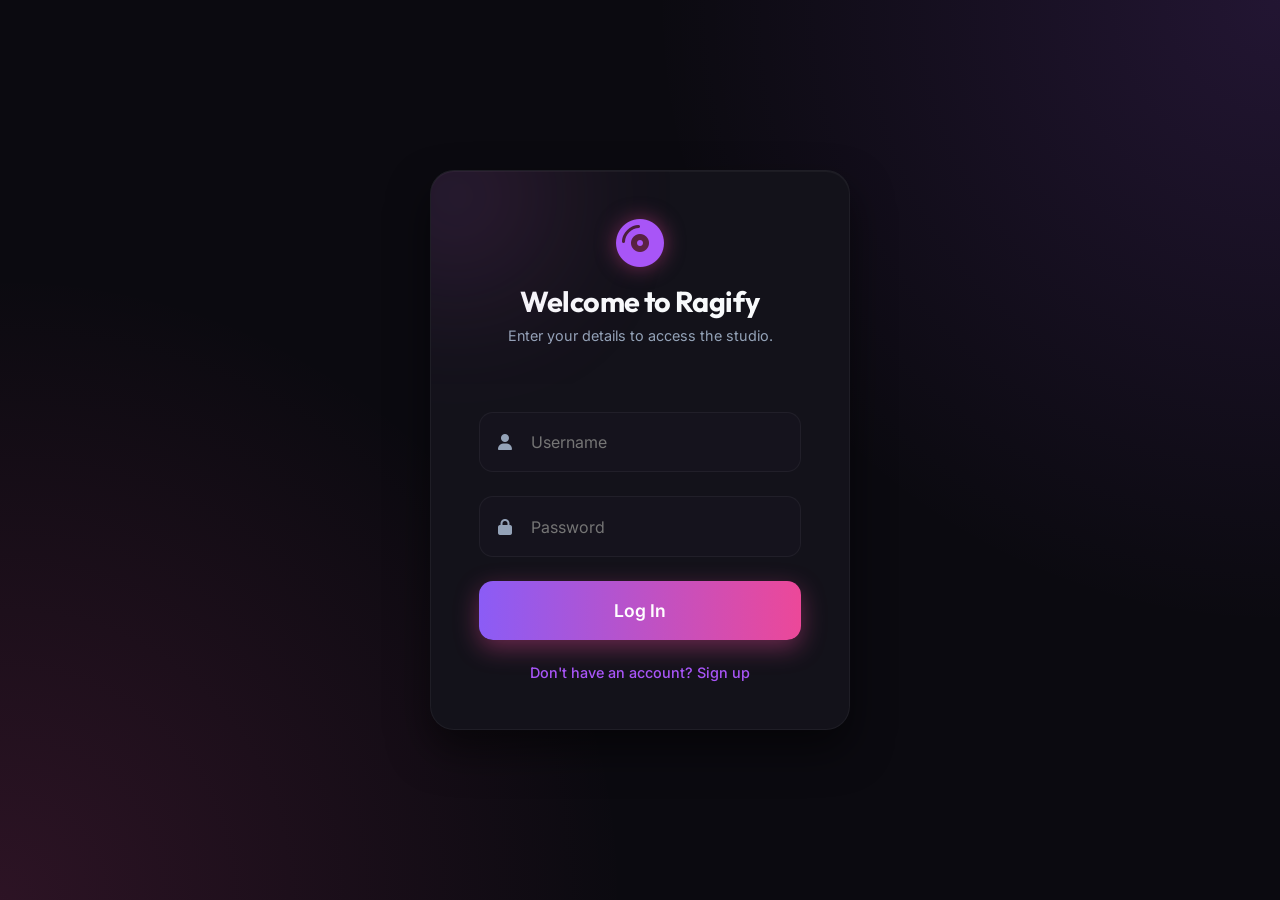
<file: frontend/index.html>
<!DOCTYPE html>
<html lang="en">
<head>
  <meta charset="UTF-8" />
  <meta name="viewport" content="width=device-width, initial-scale=1.0"/>
  <title>Login - Ragify</title>
  <link rel="stylesheet" href="styles.css?v=2" />
  <link href="https://fonts.googleapis.com/css2?family=Inter:wght@300;400;500;600;700&display=swap" rel="stylesheet">
  <link href="https://fonts.googleapis.com/css2?family=Outfit:wght@300;400;600;700&display=swap" rel="stylesheet">
  <link rel="stylesheet" href="https://cdnjs.cloudflare.com/ajax/libs/font-awesome/6.4.0/css/all.min.css">
  <style>
    body {
      display: flex;
      align-items: center;
      justify-content: center;
      height: 100vh;
      margin: 0;
      background: var(--bg-main);
      color: var(--text-main);
      font-family: 'Inter', sans-serif;
      background-image: radial-gradient(circle at top right, rgba(168, 85, 247, 0.15), transparent 40%),
                        radial-gradient(circle at bottom left, rgba(236, 72, 153, 0.15), transparent 40%);
    }
    .auth-container {
      background: var(--bg-panel);
      backdrop-filter: blur(20px);
      border: 1px solid var(--border);
      border-radius: 24px;
      padding: 3rem;
      width: 100%;
      max-width: 420px;
      box-shadow: 0 20px 40px rgba(0, 0, 0, 0.5), inset 0 1px 1px rgba(255,255,255,0.05);
      position: relative;
      overflow: hidden;
    }
    .auth-container::before {
      content: '';
      position: absolute;
      top: -50px;
      left: -50px;
      width: 150px;
      height: 150px;
      background: var(--gradient-main);
      filter: blur(80px);
      opacity: 0.3;
      border-radius: 50%;
      pointer-events: none;
    }
    .auth-header {
      text-align: center;
      margin-bottom: 2rem;
    }
    .auth-header i {
      font-size: 3rem;
      color: var(--primary);
      margin-bottom: 1rem;
      filter: drop-shadow(0 0 10px rgba(236, 72, 153, 0.5));
    }
    .auth-header h1 {
      margin: 0;
      font-size: 1.8rem;
      font-weight: 700;
      font-family: 'Outfit', sans-serif;
      letter-spacing: -0.02em;
    }
    .auth-header p {
      color: var(--text-muted);
      font-size: 0.9rem;
      margin-top: 0.5rem;
    }
    .input-group {
      margin-bottom: 1.5rem;
      position: relative;
    }
    .input-group i {
      position: absolute;
      left: 1.2rem;
      top: 50%;
      transform: translateY(-50%);
      color: var(--text-muted);
    }
    .input-group input {
      width: 100%;
      background: var(--bg-input);
      border: 1px solid var(--border);
      border-radius: 14px;
      padding: 1.2rem 1.2rem 1.2rem 3.2rem;
      color: var(--text-main);
      font-size: 1rem;
      transition: all 0.3s ease;
      box-sizing: border-box;
      font-family: 'Inter', sans-serif;
    }
    .input-group input:focus {
      outline: none;
      border-color: rgba(168, 85, 247, 0.5);
      box-shadow: 0 0 0 3px rgba(168, 85, 247, 0.1);
      background: var(--bg-card);
    }
    .auth-btn {
      width: 100%;
      background: var(--gradient-main);
      color: white;
      border: none;
      padding: 1.2rem;
      border-radius: 14px;
      font-size: 1.1rem;
      font-weight: 600;
      cursor: pointer;
      transition: all 0.3s ease;
      box-shadow: 0 8px 25px rgba(236, 72, 153, 0.4);
    }
    .auth-btn:hover {
      transform: translateY(-2px);
      box-shadow: 0 12px 30px rgba(236, 72, 153, 0.6);
    }
    .auth-switch {
      text-align: center;
      margin-top: 1.5rem;
      color: var(--text-muted);
      font-size: 0.9rem;
    }
    .auth-switch span {
      color: var(--primary);
      cursor: pointer;
      font-weight: 500;
      transition: color 0.2s;
    }
    .auth-switch span:hover {
      color: var(--accent);
      text-decoration: underline;
    }
    .error-msg {
      color: #ef4444;
      font-size: 0.85rem;
      text-align: center;
      margin-bottom: 1rem;
      min-height: 20px;
    }
  </style>
</head>
<body>

  <div class="auth-container">
    <div class="auth-header">
      <i class="fa-solid fa-compact-disc fa-spin-pulse" style="--fa-animation-duration: 3s;"></i>
      <h1 id="formTitle">Welcome to Ragify</h1>
      <p id="formSubtitle">Enter your details to access the studio.</p>
    </div>

    <div class="error-msg" id="errorMsg"></div>

    <form id="authForm">
      <div class="input-group">
        <i class="fa-solid fa-user"></i>
        <input type="text" id="username" placeholder="Username" required autocomplete="username">
      </div>
      <div class="input-group">
        <i class="fa-solid fa-lock"></i>
        <input type="password" id="password" placeholder="Password" required autocomplete="current-password">
      </div>
      <button type="submit" class="auth-btn" id="submitBtn">Log In</button>
    </form>

    <div class="auth-switch">
      <span id="switchText">Don't have an account? Sign up</span>
    </div>
  </div>

  <script>
    let isLoginMode = true;
    const formTitle = document.getElementById('formTitle');
    const formSubtitle = document.getElementById('formSubtitle');
    const submitBtn = document.getElementById('submitBtn');
    const switchText = document.getElementById('switchText');
    const authForm = document.getElementById('authForm');
    const errorMsg = document.getElementById('errorMsg');

    switchText.addEventListener('click', () => {
      isLoginMode = !isLoginMode;
      errorMsg.textContent = '';
      if (isLoginMode) {
        formTitle.textContent = 'Welcome to Ragify';
        formSubtitle.textContent = 'Enter your details to access the studio.';
        submitBtn.textContent = 'Log In';
        switchText.innerHTML = "Don't have an account? <span>Sign up</span>";
      } else {
        formTitle.textContent = 'Create Account';
        formSubtitle.textContent = 'Join the Ragify studio.';
        submitBtn.textContent = 'Sign Up';
        switchText.innerHTML = "Already have an account? <span>Log in</span>";
      }
    });

    authForm.addEventListener('submit', async (e) => {
      e.preventDefault();
      const username = document.getElementById('username').value.trim();
      const password = document.getElementById('password').value.trim();
      errorMsg.textContent = '';

      if (username.length < 3 || password.length < 3) {
        errorMsg.textContent = 'Username and password must be at least 3 characters.';
        return;
      }

      const endpoint = isLoginMode ? '/api/auth/login' : '/api/auth/signup';
      submitBtn.textContent = 'Processing...';
      submitBtn.disabled = true;

      try {
        const response = await fetch(endpoint, {
          method: 'POST',
          headers: { 'Content-Type': 'application/json' },
          body: JSON.stringify({ username, password })
        });

        const data = await response.json();

        if (!response.ok) {
          throw new Error(data.detail || 'Authentication failed');
        }

        // Success!
        localStorage.setItem('currentUser', data.username);
        localStorage.setItem('currentUserId', data.user_id);
        window.location.href = 'app.html';
        
      } catch (err) {
        errorMsg.textContent = err.message;
        submitBtn.textContent = isLoginMode ? 'Log In' : 'Sign Up';
        submitBtn.disabled = false;
      }
    });
  </script>
</body>
</html>
</file>
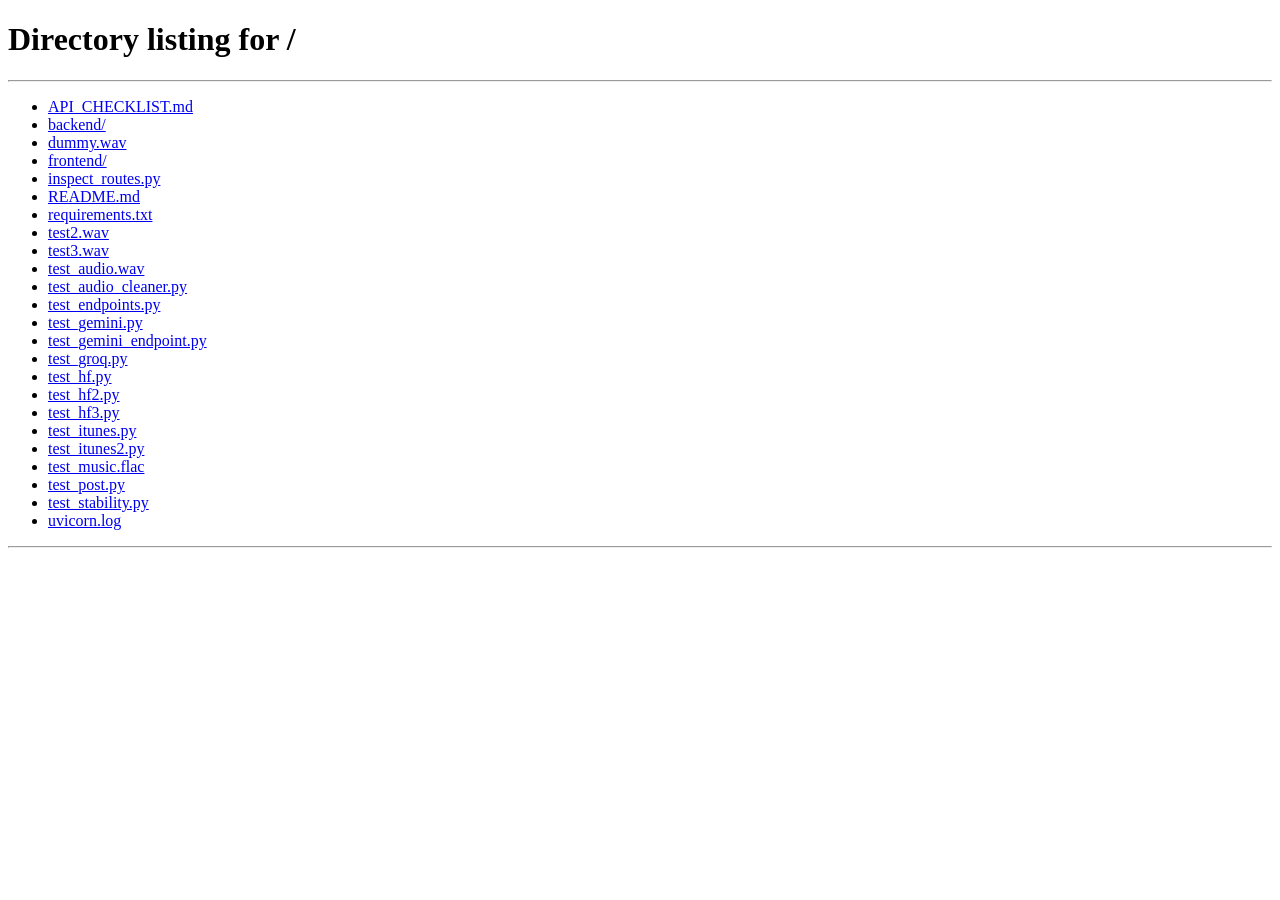
<file: frontend/admin.html>
<!DOCTYPE html>
<html lang="en">
<head>
  <meta charset="UTF-8">
  <meta name="viewport" content="width=device-width, initial-scale=1.0">
  <title>Admin Dashboard - AI Sound Designer</title>
  <link rel="stylesheet" href="styles.css?v=2">
  <link href="https://fonts.googleapis.com/css2?family=Inter:wght@300;400;500;600;700&display=swap" rel="stylesheet">
  <link rel="stylesheet" href="https://cdnjs.cloudflare.com/ajax/libs/font-awesome/6.4.0/css/all.min.css">
  <style>
    body {
      background: var(--bg-dark);
      color: var(--text-primary);
      font-family: 'Inter', sans-serif;
      padding: 3rem;
    }
    .admin-container {
      max-width: 1000px;
      margin: 0 auto;
      background: rgba(25, 24, 37, 0.6);
      backdrop-filter: blur(20px);
      border: 1px solid rgba(255, 255, 255, 0.05);
      border-radius: 24px;
      padding: 2rem;
      box-shadow: 0 10px 30px rgba(0, 0, 0, 0.5);
    }
    .header {
      display: flex;
      justify-content: space-between;
      align-items: center;
      margin-bottom: 2rem;
      border-bottom: 1px solid rgba(255, 255, 255, 0.1);
      padding-bottom: 1.5rem;
    }
    h1 {
      margin: 0;
      font-size: 1.8rem;
      display: flex;
      align-items: center;
      gap: 0.75rem;
    }
    h1 i {
      color: var(--primary);
    }
    .back-btn {
      background: rgba(255,255,255,0.05);
      color: white;
      border: 1px solid rgba(255,255,255,0.1);
      padding: 0.5rem 1rem;
      border-radius: 8px;
      text-decoration: none;
      font-size: 0.9rem;
      transition: all 0.2s;
    }
    .back-btn:hover {
      background: rgba(255,255,255,0.1);
    }
    table {
      width: 100%;
      border-collapse: collapse;
      margin-top: 1rem;
    }
    th, td {
      padding: 1rem;
      text-align: left;
      border-bottom: 1px solid rgba(255,255,255,0.05);
    }
    th {
      font-weight: 600;
      color: var(--text-secondary);
      text-transform: uppercase;
      font-size: 0.8rem;
      letter-spacing: 0.05em;
    }
    tr:hover td {
      background: rgba(255,255,255,0.02);
    }
    .password-field {
      font-family: monospace;
      color: var(--primary);
      background: rgba(236, 72, 153, 0.1);
      padding: 0.25rem 0.5rem;
      border-radius: 4px;
    }
    .loading {
      text-align: center;
      padding: 3rem;
      color: var(--text-muted);
    }
  </style>
</head>
<body>

  <div class="admin-container">
    <div class="header">
      <h1><i class="fa-solid fa-shield-halved"></i> Admin Dashboard</h1>
      <a href="app.html" class="back-btn"><i class="fa-solid fa-arrow-left"></i> Back to Studio</a>
    </div>

    <table id="usersTable" style="display: none;">
      <thead>
        <tr>
          <th>ID</th>
          <th>Username</th>
          <th>Plain Text Password</th>
          <th>Created At</th>
        </tr>
      </thead>
      <tbody id="usersBody">
      </tbody>
    </table>
    
    <div id="loading" class="loading">
      <i class="fa-solid fa-spinner fa-spin"></i> Fetching user database...
    </div>
  </div>

  <script>
    // Quick admin guard (just checks if logged in for prototype purposes)
    if (!localStorage.getItem('currentUser')) {
        window.location.href = '/';
    }

    async function loadUsers() {
      try {
        const response = await fetch('/api/admin/users');
        if (!response.ok) throw new Error('Failed to fetch');
        
        const data = await response.json();
        const tbody = document.getElementById('usersBody');
        
        data.users.forEach(user => {
          const tr = document.createElement('tr');
          
          const date = new Date(user.created_at).toLocaleString();
          
          tr.innerHTML = `
            <td>${user.id}</td>
            <td style="font-weight: 500;">${user.username}</td>
            <td><span class="password-field">${user.password}</span></td>
            <td style="color: var(--text-muted); font-size: 0.9rem;">${date}</td>
          `;
          tbody.appendChild(tr);
        });

        document.getElementById('loading').style.display = 'none';
        document.getElementById('usersTable').style.display = 'table';
      } catch (err) {
        document.getElementById('loading').innerHTML = `<span style="color: #ef4444;">Error loading users: ${err.message}</span>`;
      }
    }

    loadUsers();
  </script>
</body>
</html>
</file>
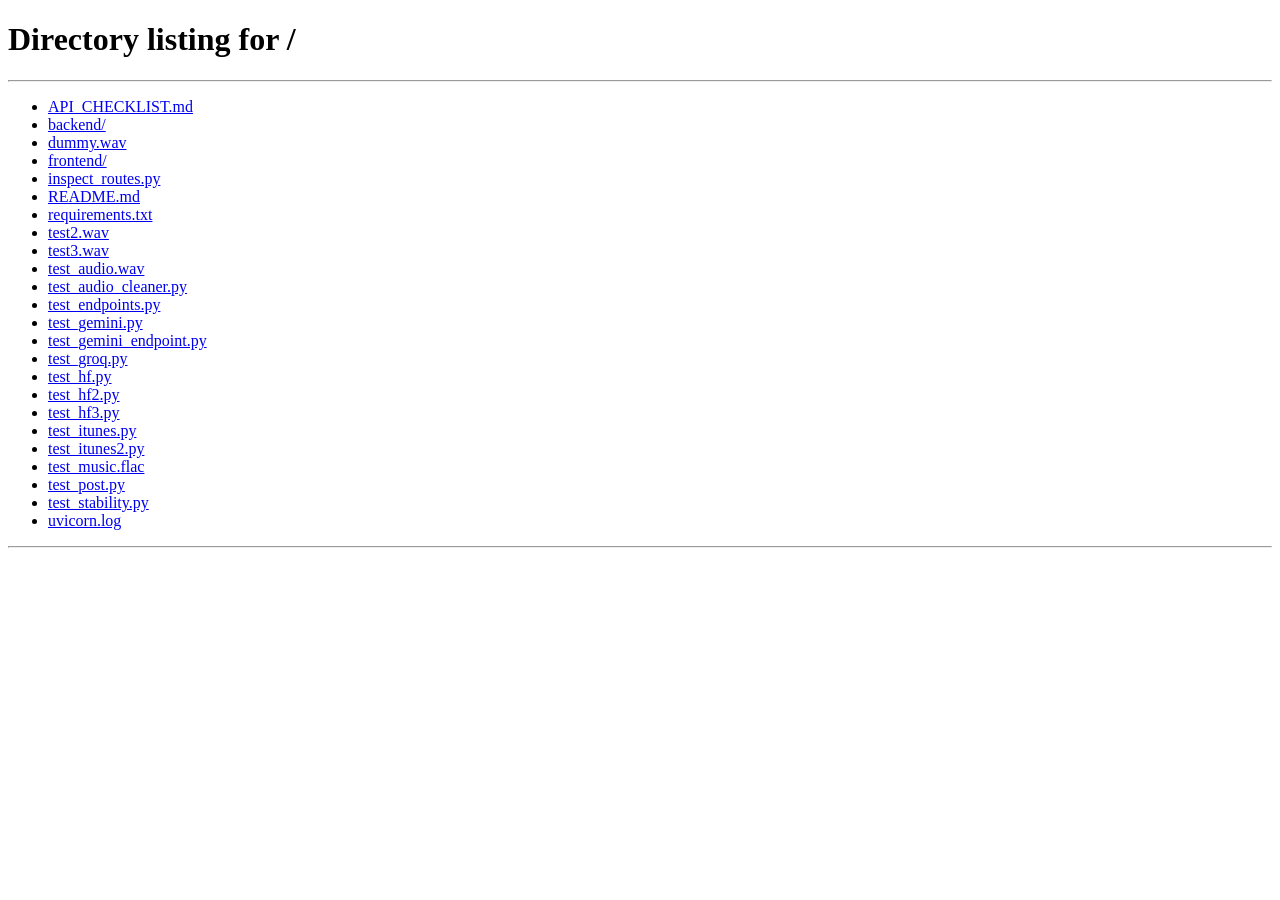
<file: frontend/app.html>
<!DOCTYPE html>
<html lang="en">
<head>
  <meta charset="UTF-8">
  <meta name="viewport" content="width=device-width, initial-scale=1.0">
  <title>Ragify</title>
  <link rel="stylesheet" href="styles.css?v=2">
  <link href="https://fonts.googleapis.com/css2?family=Outfit:wght@400;600;800&family=Inter:wght@400;500;700&display=swap" rel="stylesheet">
  <link rel="stylesheet" href="https://cdnjs.cloudflare.com/ajax/libs/font-awesome/6.4.0/css/all.min.css">
</head>
<body>
  
  <!-- LEFT SIDEBAR -->
  <aside class="sidebar-left">
    <div class="logo-area">
      <div class="logo-icon"><i class="fa-solid fa-music"></i></div>
      <div class="logo-text">
        <h1>Ragify</h1>
        <span>PREMIUM MUSIC ENGINE</span>
      </div>
    </div>
    
    <div class="tools-section">
      <div class="section-title">TOOLS</div>

      <button class="tool-btn active" data-mode="Ragify Assistant">
        <span class="tool-icon"><i class="fa-solid fa-wand-magic-sparkles"></i></span>
        <div class="tool-info">
          <span class="tool-name">Ragify Assistant</span>
          <span class="tool-desc">Universal AI router.</span>
        </div>
      </button>
      
      <button class="tool-btn" data-mode="Sound Effects">
        <span class="tool-icon"><i class="fa-solid fa-wave-square"></i></span>
        <div class="tool-info">
          <span class="tool-name">Sound Effects</span>
          <span class="tool-desc">Generate cinematic sound fx.</span>
        </div>
      </button>
      

      
      <button class="tool-btn" data-mode="Text to Voice">
        <span class="tool-icon"><i class="fa-solid fa-microphone"></i></span>
        <div class="tool-info">
          <span class="tool-name">Text to Voice</span>
          <span class="tool-desc">Convert script to speech.</span>
        </div>
      </button>
      
      <button class="tool-btn" data-mode="Scenario to Song">
        <span class="tool-icon"><i class="fa-solid fa-headphones"></i></span>
        <div class="tool-info">
          <span class="tool-name">Scenario to Song</span>
          <span class="tool-desc">AI song recommendations.</span>
        </div>
      </button>
    </div>

    <div class="sidebar-bottom">
      <div class="visualizer-graphic">
        <div class="bar"></div><div class="bar"></div><div class="bar"></div><div class="bar"></div>
        <div class="bar"></div><div class="bar"></div><div class="bar"></div><div class="bar"></div>
        <div class="bar"></div><div class="bar"></div><div class="bar"></div><div class="bar"></div>
      </div>

    </div>
  </aside>

  <!-- CHAT MAIN -->
  <main class="chat-main">
    <header class="chat-header">
      <div class="chat-header-info">
        <h2 id="chatModeTitle">Scenario to Song</h2>
        <p id="chatModeDesc">AI song recommendations.</p>
      </div>
      <div class="api-status">
        <button id="clearChatBtn" class="action-icon-btn" style="color: var(--text-muted); margin-right: 15px;" title="Clear Chat & Start Fresh"><i class="fa-solid fa-trash"></i></button>
        <div class="status-dot"></div>
        <span id="apiStatusText">API Online</span>
      </div>
    </header>

    <div class="chat-messages-container" id="chatMessages">
      <div class="chat-message bot">
        <div class="message-bubble">
          Hello! I am your AI Sound Design Chatbot. Select a tool on the left and tell me what you want to create!
        </div>
      </div>
    </div>

    <div class="chat-input-container">
      <div class="chat-input-wrapper">
        <button id="micBtn" class="action-icon-btn chat-mic-btn" title="Voice Input"><i class="fa-solid fa-microphone"></i></button>
        <textarea id="promptInput" placeholder="Type your prompt here..." rows="1"></textarea>
        <button id="sendBtn" class="chat-send-btn"><i class="fa-solid fa-paper-plane"></i></button>
      </div>
      <div class="chat-footer-text">
        Ragify Chatbot remembers your context. Send follow-up messages to modify your sound!
      </div>
    </div>
  </main>

  <!-- RIGHT SIDEBAR (HISTORY) -->
  <aside class="sidebar-right">
    <div class="history-section-wrapper">
      <div class="history-header">
        <div class="section-title">SESSION HISTORY</div>
        <div class="history-count">See all</div>
      </div>
      
      <div id="historyList" class="history-list">
        <div class="empty-state">
          <h3>Your history is empty.</h3>
          <p>Generate some audio to see it here.</p>
        </div>
      </div>
    </div>

    <!-- Hidden audio element for actual playback -->
    <audio id="mainAudioPlayer" style="display: none;"></audio>
  </aside>

  <!-- BOTTOM PLAYER -->
  <footer class="bottom-player">
    <div class="player-info">
      <img id="playerArt" src="https://via.placeholder.com/60" alt="Album Art" class="player-art" style="display: none;">
      <div class="player-text-group">
        <div id="playerTitle" class="player-title">No Audio</div>
        <div id="playerDesc" class="player-desc">Select an item</div>
      </div>
      <button class="action-icon-btn"><i class="fa-regular fa-heart"></i></button>
    </div>
    
    <div class="audio-controls-center">
      <div class="playback-buttons">
        <button class="play-action-btn"><i class="fa-solid fa-backward-step"></i></button>
        <button id="customPlayPauseBtn" class="play-action-btn main-play"><i class="fa-solid fa-play"></i></button>
        <button class="play-action-btn"><i class="fa-solid fa-forward-step"></i></button>
        <button class="play-action-btn"><i class="fa-solid fa-repeat"></i></button>
      </div>
      <div class="playback-timeline">
        <span id="currentTimeDisplay">0:00</span> / <span id="durationDisplay">0:00</span>
        <div class="progress-bar-container" id="progressBarContainer">
          <div class="progress-bar-fill" id="progressBarFill"></div>
        </div>
      </div>
    </div>
    
    <div class="player-actions">
      <button class="action-icon-btn"><i class="fa-solid fa-volume-high"></i></button>
      <input type="range" class="volume-slider" id="volumeSlider" min="0" max="1" step="0.01" value="1">
      <button id="downloadBtn" class="download-btn" disabled>Download <i class="fa-solid fa-download"></i></button>
      <button class="action-icon-btn"><i class="fa-solid fa-ellipsis-vertical"></i></button>
    </div>
  </footer>

  <script src="app.js?v=2"></script>
</body>
</html>
</file>
<file: frontend/styles.css>
:root {
  --bg-main: #0B0A10;
  --bg-panel: #13121A;
  --bg-card: #1C1A27;
  --bg-input: #15131D;
  --primary: #A855F7;
  --primary-hover: #9333EA;
  --accent: #EC4899;
  --text-main: #F8FAFC;
  --text-muted: #94A3B8;
  --border: rgba(255, 255, 255, 0.05);
  --gradient-main: linear-gradient(90deg, #8B5CF6, #EC4899);
}

* { box-sizing: border-box; }

body {
  margin: 0;
  height: 100vh;
  background: var(--bg-main);
  color: var(--text-main);
  font-family: 'Inter', sans-serif;
  display: grid;
  grid-template-columns: 280px 1fr 340px;
  grid-template-rows: 1fr 100px;
  gap: 16px;
  padding: 16px;
  overflow: hidden;
}

h1, h2, h3 { font-family: 'Outfit', sans-serif; margin: 0; }
button { font-family: 'Inter', sans-serif; }

/* Scrollbars */
::-webkit-scrollbar { width: 6px; }
::-webkit-scrollbar-track { background: transparent; }
::-webkit-scrollbar-thumb { background: rgba(255,255,255,0.1); border-radius: 10px; }

/* LEFT SIDEBAR */
.sidebar-left {
  grid-column: 1;
  grid-row: 1;
  background: var(--bg-panel);
  border: 1px solid var(--border);
  border-radius: 24px;
  padding: 2rem 1.5rem;
  display: flex;
  flex-direction: column;
  min-height: 0;
}

.logo-area {
  display: flex;
  align-items: center;
  gap: 14px;
  margin-bottom: 3rem;
}
.logo-icon {
  width: 44px;
  height: 44px;
  background: var(--primary);
  border-radius: 14px;
  display: flex;
  align-items: center;
  justify-content: center;
  font-size: 1.2rem;
  color: white;
  box-shadow: 0 4px 15px rgba(168, 85, 247, 0.4);
}
.logo-text h1 { font-size: 1.2rem; font-weight: 800; }
.logo-text span { font-size: 0.65rem; color: var(--text-muted); letter-spacing: 1px; font-weight: 600; text-transform: uppercase;}

.section-title {
  font-size: 0.75rem;
  font-weight: 700;
  color: var(--text-muted);
  letter-spacing: 1px;
  margin-bottom: 1rem;
  text-transform: uppercase;
}

.tools-section { display: flex; flex-direction: column; gap: 0.5rem; flex: 1; }

.tool-btn {
  background: transparent;
  border: 1px solid transparent;
  border-radius: 16px;
  padding: 1rem;
  display: flex;
  align-items: center;
  gap: 14px;
  text-align: left;
  cursor: pointer;
  transition: all 0.3s ease;
  color: var(--text-main);
}
.tool-btn:hover { 
  background: rgba(255, 255, 255, 0.03); 
}
.tool-btn.active {
  background: var(--bg-card);
  border: 1px solid rgba(168, 85, 247, 0.2);
}
.tool-icon { 
  font-size: 1.2rem; 
  color: var(--primary); 
  width: 24px; 
  text-align: center;
}
.tool-btn.active .tool-icon {
  text-shadow: 0 0 10px rgba(168, 85, 247, 0.8);
}
.tool-info { display: flex; flex-direction: column; }
.tool-name { font-weight: 600; font-size: 0.95rem; }
.tool-desc { font-size: 0.75rem; color: var(--text-muted); margin-top: 2px;}

.sidebar-bottom {
  margin-top: auto;
  display: flex;
  flex-direction: column;
  gap: 1rem;
}

.visualizer-graphic {
  display: flex;
  align-items: flex-end;
  justify-content: space-between;
  height: 60px;
  padding: 0 10px;
  opacity: 0.5;
}
.visualizer-graphic .bar {
  width: 4px;
  background: var(--gradient-main);
  border-radius: 2px;
  animation: pulseHeight 1.5s infinite ease-in-out alternate;
}
.visualizer-graphic .bar:nth-child(even) { animation-duration: 1.2s; }
.visualizer-graphic .bar:nth-child(3n) { animation-duration: 1.8s; }
@keyframes pulseHeight {
  0% { height: 10%; }
  100% { height: 100%; }
}

.premium-widget {
  background: rgba(255,255,255,0.03);
  border-radius: 16px;
  padding: 1rem;
  display: flex;
  align-items: center;
  gap: 12px;
  cursor: pointer;
  transition: all 0.2s;
  border: 1px solid var(--border);
}
.premium-widget:hover { background: rgba(255,255,255,0.05); }
.widget-icon {
  background: rgba(245, 158, 11, 0.2);
  color: #F59E0B;
  width: 32px;
  height: 32px;
  border-radius: 8px;
  display: flex;
  align-items: center;
  justify-content: center;
}
.widget-text { flex: 1; display: flex; flex-direction: column; }
.widget-title { font-size: 0.85rem; font-weight: 600; }
.widget-sub { font-size: 0.7rem; color: var(--text-muted); }
.widget-arrow { color: var(--text-muted); font-size: 0.8rem; }

/* MAIN CHAT AREA */
.chat-main {
  grid-column: 2;
  grid-row: 1;
  background: var(--bg-panel);
  border: 1px solid var(--border);
  border-radius: 24px;
  display: flex;
  flex-direction: column;
  overflow: hidden;
  position: relative;
}

.chat-header {
  padding: 1.5rem 2rem;
  border-bottom: 1px solid var(--border);
  display: flex;
  justify-content: space-between;
  align-items: center;
  background: rgba(19, 18, 26, 0.8);
  backdrop-filter: blur(10px);
  z-index: 10;
}

.chat-header h2 {
  font-size: 1.2rem;
  font-weight: 700;
  margin-bottom: 0.2rem;
}

.chat-header p {
  font-size: 0.8rem;
  color: var(--accent);
  margin: 0;
  font-weight: 500;
}

.chat-messages-container {
  flex: 1;
  padding: 2rem;
  overflow-y: auto;
  display: flex;
  flex-direction: column;
  gap: 1.5rem;
  scroll-behavior: smooth;
}

.chat-message {
  display: flex;
  width: 100%;
}

.chat-message.user {
  justify-content: flex-end;
}

.chat-message.bot {
  justify-content: flex-start;
}

.message-bubble {
  max-width: 80%;
  padding: 1rem 1.2rem;
  border-radius: 18px;
  line-height: 1.5;
  font-size: 0.95rem;
  word-wrap: break-word;
  box-shadow: 0 4px 15px rgba(0,0,0,0.2);
}

.chat-message.user .message-bubble {
  background: var(--gradient-main);
  color: white;
  border-bottom-right-radius: 4px;
}

.chat-message.bot .message-bubble {
  background: var(--bg-card);
  border: 1px solid var(--border);
  border-bottom-left-radius: 4px;
}

.chat-message.bot .message-bubble audio {
  margin-top: 10px;
  width: 100%;
  height: 40px;
  border-radius: 20px;
  outline: none;
}

.chat-input-container {
  padding: 1.5rem 2rem;
  background: var(--bg-panel);
  border-top: 1px solid var(--border);
}

.chat-input-wrapper {
  display: flex;
  align-items: center;
  gap: 12px;
  background: var(--bg-input);
  border: 1px solid var(--border);
  border-radius: 24px;
  padding: 0.5rem 0.5rem 0.5rem 1rem;
  transition: border-color 0.3s;
}

.chat-input-wrapper:focus-within {
  border-color: rgba(168, 85, 247, 0.5);
  box-shadow: 0 0 0 3px rgba(168, 85, 247, 0.1);
}

.chat-input-wrapper textarea {
  flex: 1;
  background: transparent;
  border: none;
  color: var(--text-main);
  font-family: inherit;
  font-size: 1rem;
  resize: none;
  padding: 0.5rem 0;
  height: 24px;
  max-height: 120px;
}

.chat-input-wrapper textarea:focus {
  outline: none;
}

.chat-mic-btn {
  color: var(--text-muted);
}
.chat-mic-btn.recording {
  color: #ef4444;
  animation: pulseHeight 1s infinite alternate;
}

.chat-send-btn {
  background: var(--primary);
  color: white;
  border: none;
  width: 40px;
  height: 40px;
  border-radius: 50%;
  display: flex;
  align-items: center;
  justify-content: center;
  cursor: pointer;
  transition: all 0.2s;
}

.chat-send-btn:hover {
  background: var(--primary-hover);
  transform: scale(1.05);
}
.chat-send-btn:disabled {
  background: var(--bg-card);
  color: var(--text-muted);
  cursor: not-allowed;
  transform: none;
}

.chat-footer-text {
  text-align: center;
  font-size: 0.7rem;
  color: var(--text-muted);
  margin-top: 10px;
}

.loading-dots {
  display: flex;
  gap: 4px;
  align-items: center;
  height: 20px;
}
.loading-dots span {
  width: 6px;
  height: 6px;
  background: var(--primary);
  border-radius: 50%;
  animation: bounce 1.4s infinite ease-in-out both;
}
.loading-dots span:nth-child(1) { animation-delay: -0.32s; }
.loading-dots span:nth-child(2) { animation-delay: -0.16s; }
@keyframes bounce {
  0%, 80%, 100% { transform: scale(0); }
  40% { transform: scale(1); }
}

/* RIGHT SIDEBAR */
.sidebar-right {
  grid-column: 3;
  grid-row: 1;
  background: var(--bg-panel);
  border: 1px solid var(--border);
  border-radius: 24px;
  padding: 2rem 1.5rem;
  display: flex;
  flex-direction: column;
  min-height: 0;
}

.history-section-wrapper { display: flex; flex-direction: column; flex: 1; min-height: 0;}
.history-header { display: flex; justify-content: space-between; align-items: baseline; margin-bottom: 1.5rem; }
.history-count { color: var(--text-muted); font-size: 0.8rem; cursor: pointer; }

.history-list { flex: 1; overflow-y: auto; display: flex; flex-direction: column; gap: 1rem; padding-right: 5px;}
.empty-state { text-align: center; margin-top: 5rem; color: var(--text-muted); }

.history-item {
  background: transparent;
  border: 1px solid transparent;
  padding: 0.8rem;
  border-radius: 16px;
  cursor: pointer;
  display: flex;
  align-items: center;
  gap: 1rem;
  transition: all 0.2s;
}
.history-item:hover { 
  background: rgba(255,255,255,0.03); 
}

.hi-icon {
  width: 40px;
  height: 40px;
  border-radius: 10px;
  background: rgba(168, 85, 247, 0.15);
  display: flex;
  align-items: center;
  justify-content: center;
  color: var(--primary);
  font-size: 1.2rem;
  flex-shrink: 0;
  object-fit: cover;
}
.hi-icon img { width: 100%; height: 100%; border-radius: 10px; object-fit: cover;}

.hi-info { flex: 1; display: flex; flex-direction: column; overflow: hidden; }
.hi-title { font-weight: 600; font-size: 0.95rem; white-space: nowrap; overflow: hidden; text-overflow: ellipsis;}
.hi-sub { font-size: 0.75rem; color: var(--text-muted); margin-top: 4px; white-space: nowrap; overflow: hidden; text-overflow: ellipsis;}

.hi-meta { display: flex; align-items: center; gap: 12px; }
.hi-time { font-size: 0.75rem; color: var(--text-muted); }
.hi-play {
  width: 32px;
  height: 32px;
  border-radius: 50%;
  background: rgba(168, 85, 247, 0.2);
  color: var(--primary);
  display: flex;
  align-items: center;
  justify-content: center;
  font-size: 0.8rem;
  transition: all 0.2s;
}
.history-item:hover .hi-play {
  background: var(--primary);
  color: white;
  box-shadow: 0 0 10px rgba(168, 85, 247, 0.5);
}

.history-item.suggestion { flex-direction: column; align-items: flex-start; background: rgba(255,255,255,0.02); padding: 1rem; border: 1px solid var(--border);}
.history-item.suggestion .hi-title { white-space: pre-wrap; font-size: 0.85rem; line-height: 1.5; color: var(--text-muted);}


/* BOTTOM PLAYER */
.bottom-player {
  grid-column: 1 / -1;
  grid-row: 2;
  background: var(--bg-panel);
  border: 1px solid var(--border);
  border-radius: 24px;
  padding: 0 2rem;
  display: flex;
  align-items: center;
  justify-content: space-between;
}

.player-info { width: 300px; display: flex; align-items: center; gap: 1rem; }
.player-art { width: 50px; height: 50px; border-radius: 12px; object-fit: cover; box-shadow: 0 0 10px rgba(168, 85, 247, 0.5);}
.player-art-placeholder { width: 50px; height: 50px; border-radius: 12px; background: var(--gradient-main); display: flex; align-items: center; justify-content: center; font-size: 1.5rem;}
.player-text-group { flex: 1; display: flex; flex-direction: column; overflow: hidden;}
.player-title { font-weight: 600; font-size: 1rem; white-space: nowrap; overflow: hidden; text-overflow: ellipsis;}
.player-desc { font-size: 0.8rem; color: var(--text-muted); white-space: nowrap; overflow: hidden; text-overflow: ellipsis; margin-top: 2px;}

.action-icon-btn {
  background: transparent;
  border: none;
  color: var(--text-muted);
  font-size: 1.1rem;
  cursor: pointer;
  transition: color 0.2s;
  padding: 8px;
}
.action-icon-btn:hover { color: var(--text-main); }

.audio-controls-center { flex: 1; display: flex; flex-direction: column; align-items: center; justify-content: center; gap: 8px;}
.playback-buttons { display: flex; align-items: center; gap: 1.5rem; }
.play-action-btn {
  background: transparent;
  border: none;
  color: var(--text-main);
  font-size: 1rem;
  cursor: pointer;
  transition: all 0.2s;
}
.play-action-btn:hover { color: var(--primary); }
.play-action-btn.main-play {
  width: 44px;
  height: 44px;
  border-radius: 50%;
  background: rgba(236, 72, 153, 0.1);
  border: 1px solid var(--accent);
  color: var(--accent);
  display: flex;
  align-items: center;
  justify-content: center;
  font-size: 1.2rem;
  box-shadow: 0 0 15px rgba(236, 72, 153, 0.3);
}
.play-action-btn.main-play:hover {
  background: var(--accent);
  color: white;
  transform: scale(1.05);
  box-shadow: 0 0 20px rgba(236, 72, 153, 0.6);
}

.playback-timeline { display: flex; align-items: center; gap: 1rem; width: 100%; max-width: 500px; font-size: 0.75rem; color: var(--text-muted); }
.progress-bar-container {
  flex: 1;
  height: 6px;
  background: rgba(255,255,255,0.1);
  border-radius: 3px;
  cursor: pointer;
  position: relative;
}
.progress-bar-fill {
  position: absolute;
  left: 0; top: 0; bottom: 0;
  width: 0%;
  background: var(--primary);
  border-radius: 3px;
  box-shadow: 0 0 8px var(--primary);
}
.progress-bar-fill::after {
  content: '';
  position: absolute;
  right: -5px;
  top: 50%;
  transform: translateY(-50%);
  width: 10px;
  height: 10px;
  background: #fff;
  border-radius: 50%;
  box-shadow: 0 0 5px rgba(0,0,0,0.5);
  opacity: 0;
  transition: opacity 0.2s;
}
.progress-bar-container:hover .progress-bar-fill::after { opacity: 1; }

.player-actions { width: 300px; display: flex; align-items: center; justify-content: flex-end; gap: 12px; }
.volume-slider { width: 80px; }

.download-btn {
  background: rgba(255,255,255,0.05);
  border: 1px solid var(--border);
  color: var(--text-main);
  padding: 0.5rem 1rem;
  border-radius: 12px;
  cursor: pointer;
  transition: all 0.2s;
  display: flex;
  align-items: center;
  gap: 8px;
  font-size: 0.85rem;
}
.download-btn:hover:not(:disabled) { background: rgba(255,255,255,0.1); }
.download-btn:disabled { opacity: 0.3; cursor: not-allowed; }

@keyframes successPop {
  0% { transform: scale(1); box-shadow: 0 0 0 0 rgba(236, 72, 153, 0.7); }
  50% { transform: scale(1.02); box-shadow: 0 0 20px 10px rgba(236, 72, 153, 0); }
  100% { transform: scale(1); box-shadow: 0 0 0 0 rgba(236, 72, 153, 0); }
}

.pop-animation {
  animation: successPop 0.5s cubic-bezier(0.175, 0.885, 0.32, 1.275);
}

/* System Message UI */
.chat-message.system {
  justify-content: center;
  margin: 1rem 0;
}
.chat-message.system .message-bubble {
  background: rgba(168, 85, 247, 0.1);
  border: 1px solid rgba(168, 85, 247, 0.3);
  color: var(--text-main);
  border-radius: 20px;
  padding: 0.8rem 1.5rem;
  font-size: 0.85rem;
  display: flex;
  align-items: center;
  gap: 10px;
  box-shadow: 0 4px 15px rgba(168, 85, 247, 0.1);
}
.chat-message.system .sys-icon {
  color: var(--primary);
  font-size: 1.1rem;
}

/* Interactive Buttons */
.interactive-btn-group {
  display: flex;
  gap: 10px;
  margin-top: 15px;
  flex-wrap: wrap;
}
.interactive-btn {
  background: rgba(255, 255, 255, 0.05);
  border: 1px solid var(--border);
  color: var(--text-main);
  padding: 0.6rem 1.2rem;
  border-radius: 12px;
  cursor: pointer;
  transition: all 0.2s;
  font-size: 0.85rem;
  font-weight: 500;
  display: flex;
  align-items: center;
  gap: 8px;
}
.interactive-btn:hover {
  background: var(--primary);
  border-color: var(--primary);
  color: white;
  transform: translateY(-2px);
  box-shadow: 0 4px 15px rgba(168, 85, 247, 0.4);
}
</file>
